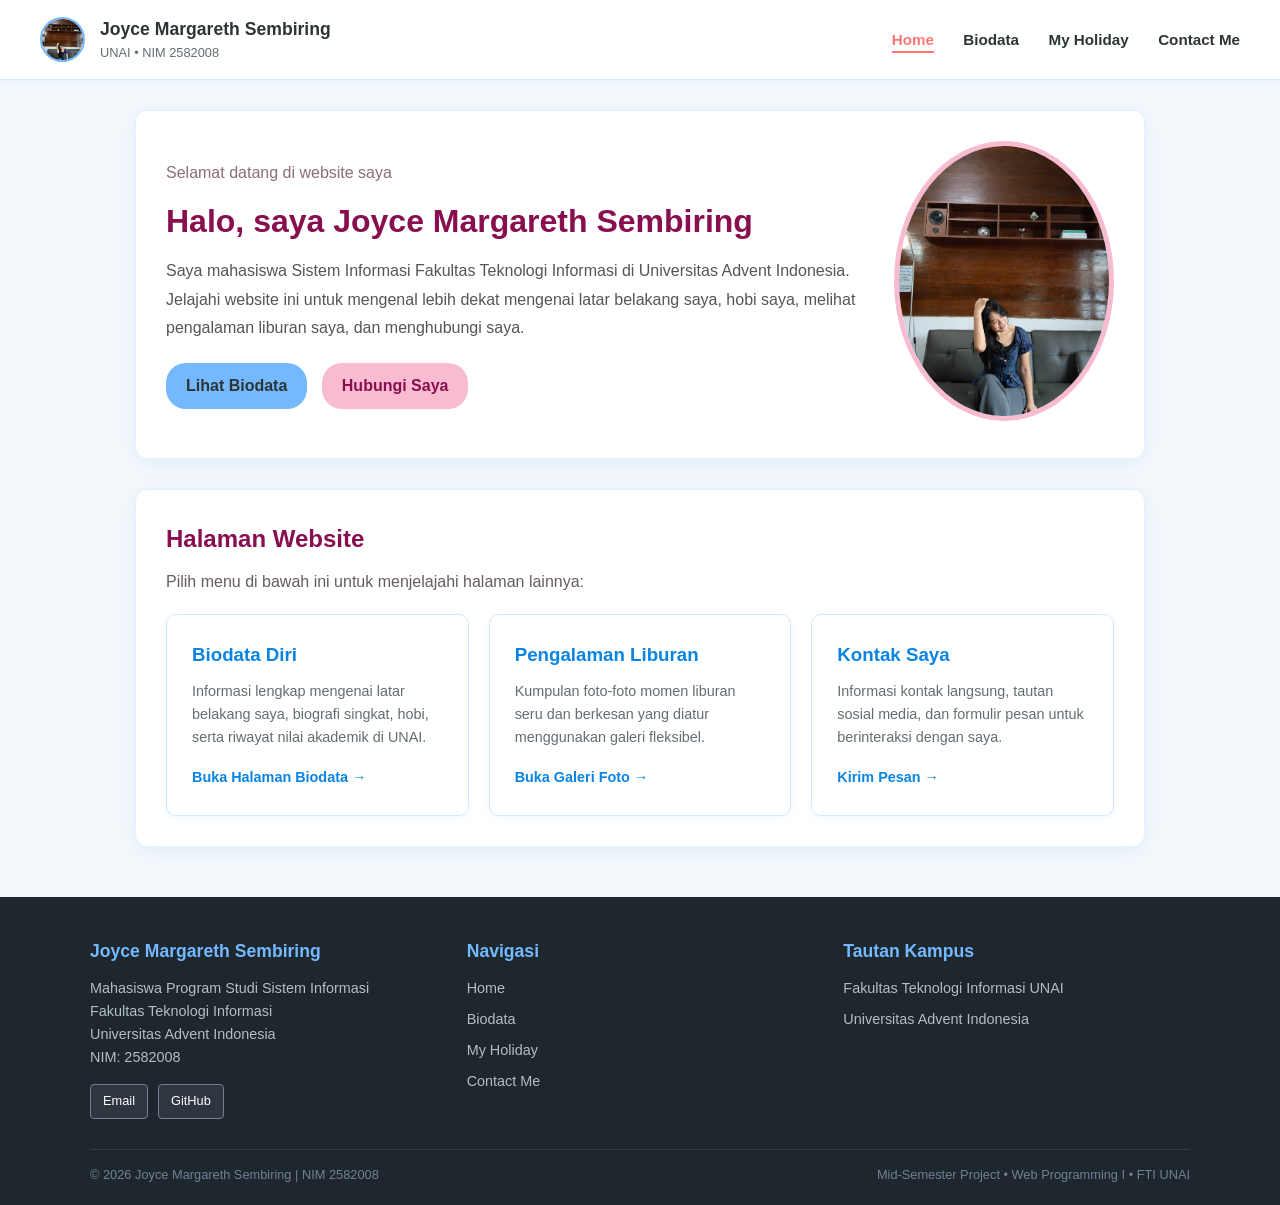
<file: index.html>
<!DOCTYPE html>
<html lang="id">
<head>
    <meta charset="UTF-8">
    <meta name="viewport" content="width=device-width, initial-scale=1.0">
    <title>Home - Joyce Margareth Sembiring</title>
    <link rel="stylesheet" href="style.css">
</head>
<body>

    <header>
        <div class="profile-header">
            <img src="fotoku.jpg.jpeg" alt="Foto Profil">
            <div>
                <h2>Joyce Margareth Sembiring</h2>
                <p>UNAI • NIM 2582008</p>
            </div>
        </div>
        <nav>
            <a href="index.html" class="active">Home</a>
            <a href="biodata.html">Biodata</a>
            <a href="myHoliday.html">My Holiday</a>
            <a href="contact.html">Contact Me</a>
        </nav>
    </header>

    <div class="container">
        <!-- Hero Section dengan teks aslimu -->
        <div class="card hero" style="display: flex; align-items: center; justify-content: space-between; gap: 30px; flex-wrap: wrap;">
            <div class="hero-text" style="flex: 1; min-width: 280px;">
                <p style="color: #8c6d78; font-weight: 500;">Selamat datang di website saya</p>
                <h2 style="font-size: 2rem; color: #880e4f; margin: 10px 0;">Halo, saya Joyce Margareth Sembiring</h2>
                <p style="color: #555; line-height: 1.8;">Saya mahasiswa Sistem Informasi Fakultas Teknologi Informasi di Universitas Advent Indonesia. Jelajahi website ini untuk mengenal lebih dekat mengenai latar belakang saya, hobi saya, melihat pengalaman liburan saya, dan menghubungi saya.</p>
                
                <div style="margin-top: 20px;">
                    <a href="biodata.html" class="btn">Lihat Biodata</a>
                    <a href="contact.html" class="btn" style="background-color: #f8bbd0; color: #880e4f; margin-left: 10px;">Hubungi Saya</a>
                </div>
            </div>
            <div class="hero-image" style="text-align: center;">
                <img src="fotoku.jpg.jpeg" alt="Foto Profil Joyce" style="width: 220px; height: 280px; object-fit: cover; border-radius: 50%; border: 5px solid #f8bbd0;">
            </div>
        </div>

        <!-- Tambahan 3 Kotak Fitur Menu Sesuai Contoh Referensi -->
        <div class="card">
            <h2 style="color: #880e4f; margin-bottom: 10px;">Halaman Website</h2>
            <p style="color: #665c60; font-size: 0.95ln;">Pilih menu di bawah ini untuk menjelajahi halaman lainnya:</p>
            
            <div class="feature-grid">
                <div class="feature-box">
                    <h3>Biodata Diri</h3>
                    <p>Informasi lengkap mengenai latar belakang saya, biografi singkat, hobi, serta riwayat nilai akademik di UNAI.</p>
                    <a href="biodata.html" class="link-btn">Buka Halaman Biodata &rarr;</a>
                </div>
                
                <div class="feature-box">
                    <h3>Pengalaman Liburan</h3>
                    <p>Kumpulan foto-foto momen liburan seru dan berkesan yang diatur menggunakan galeri fleksibel.</p>
                    <a href="myHoliday.html" class="link-btn">Buka Galeri Foto &rarr;</a>
                </div>

                <div class="feature-box">
                    <h3>Kontak Saya</h3>
                    <p>Informasi kontak langsung, tautan sosial media, dan formulir pesan untuk berinteraksi dengan saya.</p>
                    <a href="contact.html" class="link-btn">Kirim Pesan &rarr;</a>
                </div>
            </div>
        </div>
    </div>

    <!-- Footer 3 Kolom Lengkap -->
    <footer>
        <div class="footer-content">
            <div class="footer-col">
                <h3>Joyce Margareth Sembiring</h3>
                <p>Mahasiswa Program Studi Sistem Informasi</p>
                <p>Fakultas Teknologi Informasi</p>
                <p>Universitas Advent Indonesia</p>
                <p>NIM: 2582008</p>
                <div class="social-badge-group">
                    <a href="mailto:2582008@unai.edu" class="social-badge">Email</a>
                    <a href="https://github.com" target="_blank" class="social-badge">GitHub</a>
                </div>
            </div>
            <div class="footer-col">
                <h3>Navigasi</h3>
                <ul>
                    <li><a href="index.html">Home</a></li>
                    <li><a href="biodata.html">Biodata</a></li>
                    <li><a href="myHoliday.html">My Holiday</a></li>
                    <li><a href="contact.html">Contact Me</a></li>
                </ul>
            </div>
            <div class="footer-col">
                <h3>Tautan Kampus</h3>
                <ul>
                    <li><a href="https://fti.unai.edu" target="_blank">Fakultas Teknologi Informasi UNAI</a></li>
                    <li><a href="https://unai.edu" target="_blank">Universitas Advent Indonesia</a></li>
                </ul>
            </div>
        </div>
        <div class="footer-bottom">
            <p>&copy; 2026 Joyce Margareth Sembiring | NIM 2582008</p>
            <p>Mid-Semester Project • Web Programming I • FTI UNAI</p>
        </div>
    </footer>

</body>
</html>
</file>
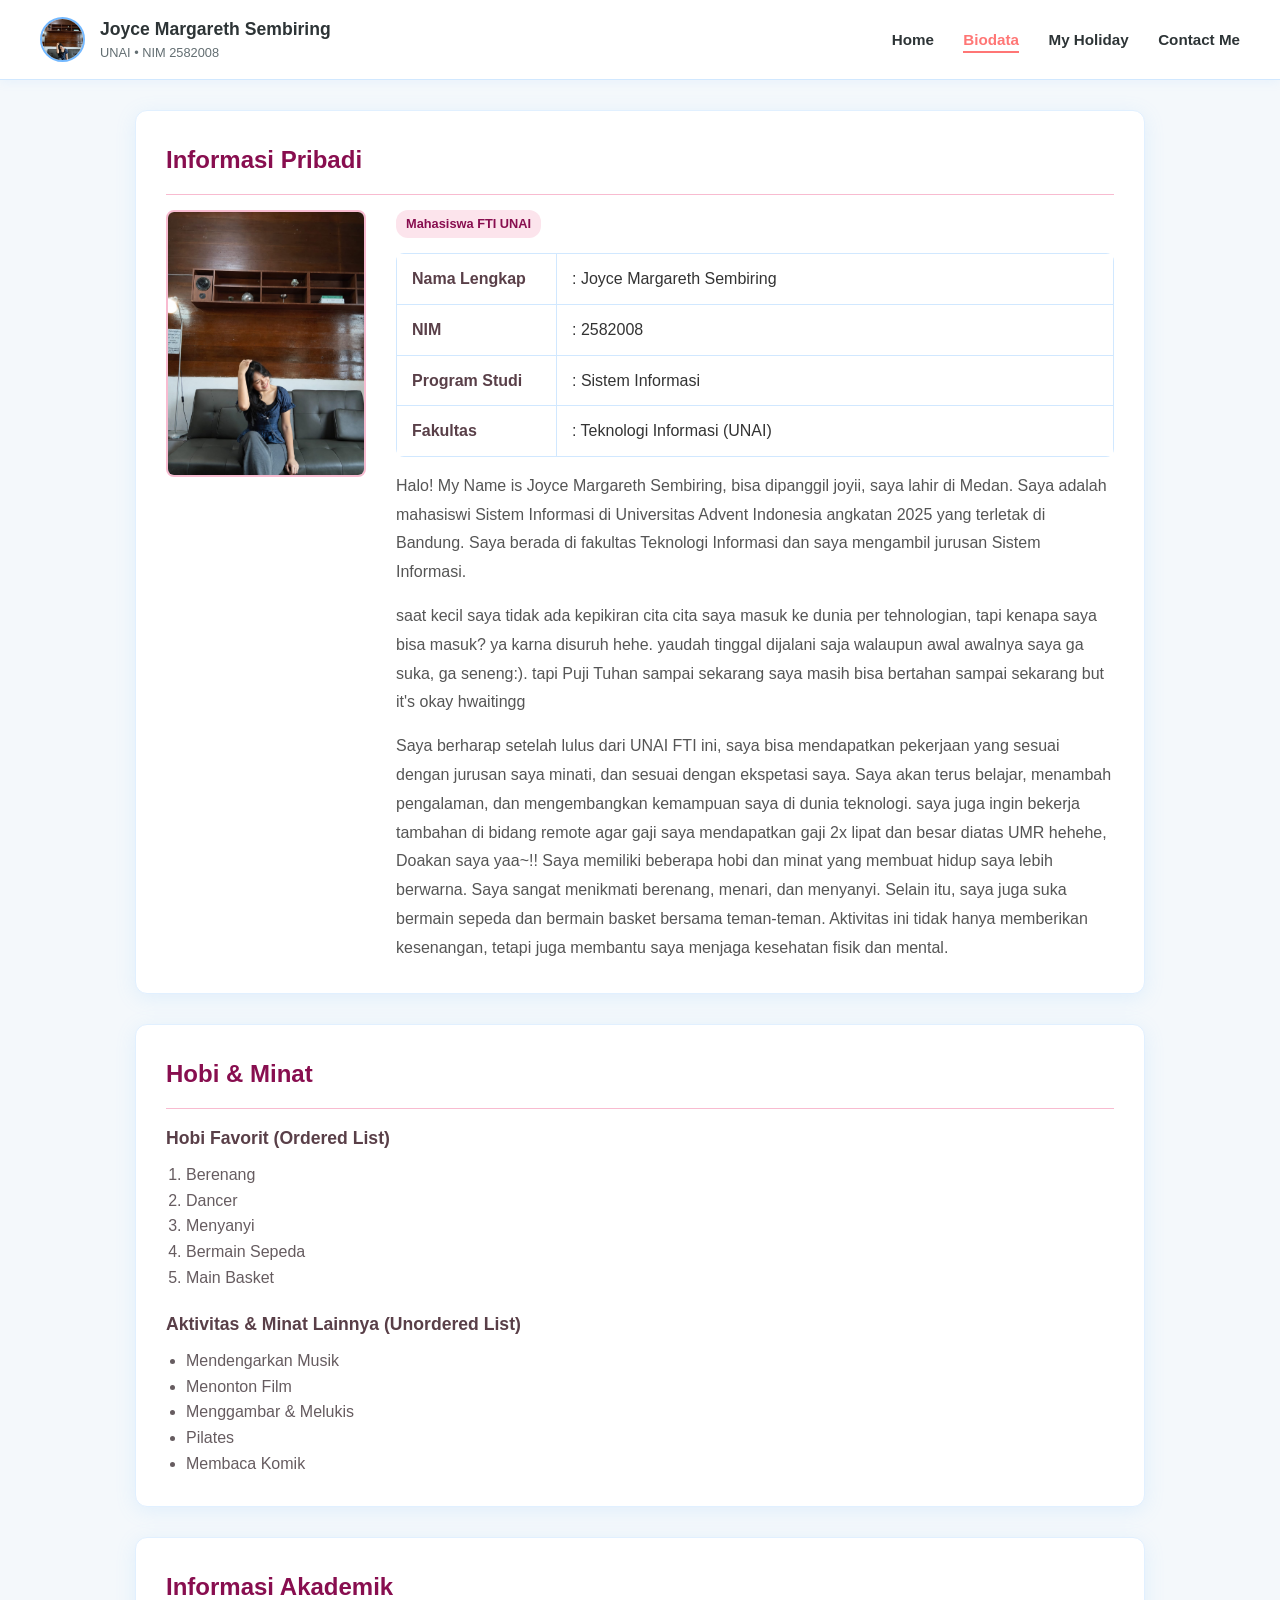
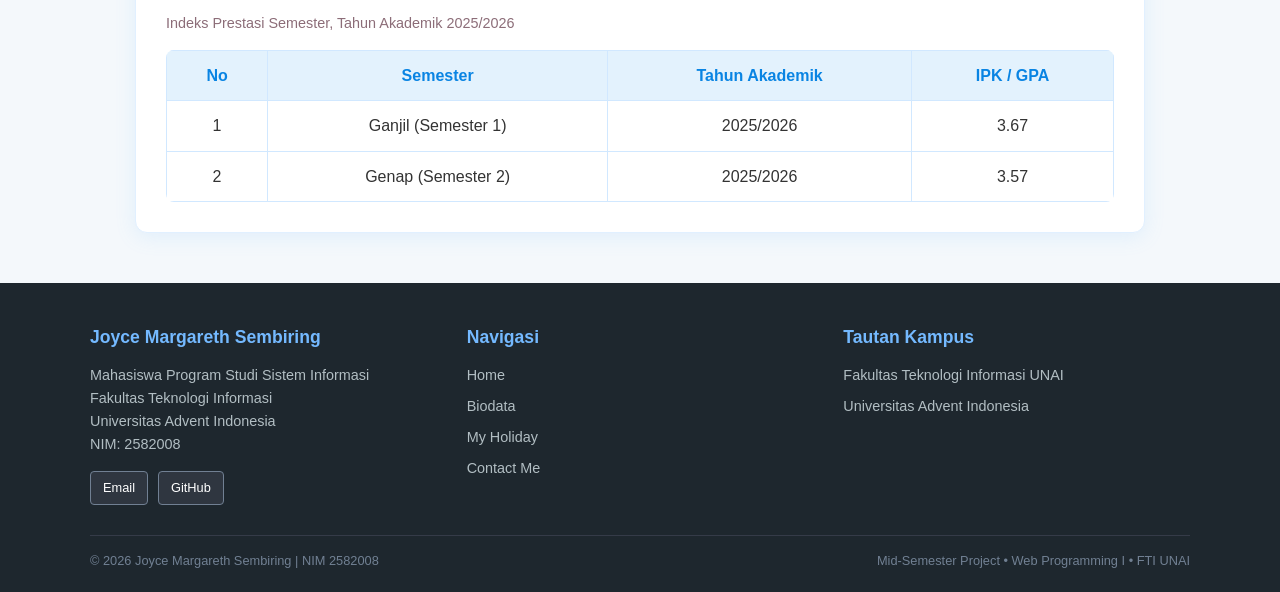
<file: biodata.html>
<!DOCTYPE html>
<html lang="id">
<head>
    <meta charset="UTF-8">
    <meta name="viewport" content="width=device-width, initial-scale=1.0">
    <title>Biodata - Joyce Margareth Sembiring</title>
    <link rel="stylesheet" href="style.css">
    <style>
        .bio-flex { display: flex; gap: 30px; align-items: flex-start; flex-wrap: wrap; }
        .bio-flex img { width: 200px; height: auto; aspect-ratio: 3/4; object-fit: cover; border-radius: 8px; border: 2px solid #f8bbd0; }
        .badge-fti { background-color: #fce4ec; color: #880e4f; padding: 4px 10px; border-radius: 12px; font-size: 0.8rem; font-weight: 600; display: inline-block; margin-bottom: 10px; }
        .bio-table td { text-align: left; }
        .bio-table td:nth-child(odd) { font-weight: 600; width: 160px; color: #593f48; }
    </style>
</head>
<body>

    <header>
        <div class="profile-header">
            <img src="fotoku.jpg.jpeg" alt="Foto Profil">
            <div>
                <h2>Joyce Margareth Sembiring</h2>
                <p>UNAI • NIM 2582008</p>
            </div>
        </div>
        <nav>
            <a href="index.html">Home</a>
            <a href="biodata.html" class="active">Biodata</a>
            <a href="myHoliday.html">My Holiday</a>
            <a href="contact.html">Contact Me</a>
        </nav>
    </header>

    <div class="container">
        <div class="card">
            <h2 style="color: #880e4f; margin-bottom: 10px;">Informasi Pribadi</h2>
            <hr style="margin: 15px 0; border: 0; border-top: 1px solid #f8bbd0;">
            <div class="bio-flex">
                <img src="fotoku.jpg.jpeg" alt="Foto Profil">
                <div style="flex: 1; min-width: 280px;">
                    <span class="badge-fti">Mahasiswa FTI UNAI</span>
                    <table class="bio-table" style="border: none; margin-top: 5px;">
                        <tr>
                            <td>Nama Lengkap</td>
                            <td>: Joyce Margareth Sembiring</td>
                        </tr>
                        <tr>
                            <td>NIM</td>
                            <td>: 2582008</td>
                        </tr>
                        <tr>
                            <td>Program Studi</td>
                            <td>: Sistem Informasi</td>
                        </tr>
                        <tr>
                            <td>Fakultas</td>
                            <td>: Teknologi Informasi (UNAI)</td>
                        </tr>
                    </table>
                    
                    <p style="margin-top: 15px; color: #555; line-height: 1.8;">Halo! My Name is Joyce Margareth Sembiring, bisa dipanggil joyii, saya lahir di Medan. Saya adalah mahasiswi Sistem Informasi di Universitas Advent Indonesia angkatan 2025 yang terletak di Bandung. Saya berada di fakultas Teknologi Informasi dan saya mengambil jurusan Sistem Informasi.</p>
                    
                    <p style="margin-top: 15px; color: #555; line-height: 1.8;">saat kecil saya tidak ada kepikiran cita cita saya masuk ke dunia per tehnologian, tapi kenapa saya bisa masuk? ya karna disuruh hehe. yaudah tinggal dijalani saja walaupun awal awalnya saya ga suka, ga seneng:). tapi Puji Tuhan sampai sekarang saya masih bisa bertahan sampai sekarang but it's okay hwaitingg</p>
                    
                    <p style="margin-top: 15px; color: #555; line-height: 1.8;">Saya berharap setelah lulus dari UNAI FTI ini, saya bisa mendapatkan pekerjaan yang sesuai dengan jurusan saya minati, dan sesuai dengan ekspetasi saya. Saya akan terus belajar, menambah pengalaman, dan mengembangkan kemampuan saya di dunia teknologi. saya juga ingin bekerja tambahan di bidang remote agar gaji saya mendapatkan gaji 2x lipat dan besar diatas UMR hehehe, Doakan saya yaa~!! Saya memiliki beberapa hobi dan minat yang membuat hidup saya lebih berwarna. Saya sangat menikmati berenang, menari, dan menyanyi. Selain itu, saya juga suka bermain sepeda dan bermain basket bersama teman-teman. Aktivitas ini tidak hanya memberikan kesenangan, tetapi juga membantu saya menjaga kesehatan fisik dan mental.</p>
                </div>
            </div>
        </div>

        <div class="card">
            <h2 style="color: #880e4f; margin-bottom: 10px;">Hobi & Minat</h2>
            <hr style="margin: 15px 0; border: 0; border-top: 1px solid #f8bbd0;">
            
            <h3 style="color: #593f48; font-size: 1.1rem; margin-top: 10px;">Hobi Favorit (Ordered List)</h3>
            <ol style="margin-left: 20px; margin-top: 10px; margin-bottom: 20px; color: #665c60;">
                <li>Berenang</li>
                <li>Dancer</li>
                <li>Menyanyi</li>
                <li>Bermain Sepeda</li>
                <li>Main Basket</li>
            </ol>

            <h3 style="color: #593f48; font-size: 1.1rem;">Aktivitas & Minat Lainnya (Unordered List)</h3>
            <ul style="margin-left: 20px; margin-top: 10px; color: #665c60;">
                <li>Mendengarkan Musik</li>
                <li>Menonton Film</li>
                <li>Menggambar & Melukis</li>
                <li>Pilates</li>
                <li>Membaca Komik</li>
            </ul>
        </div>

        <div class="card">
            <h2 style="color: #880e4f; margin-bottom: 5px;">Informasi Akademik</h2>
            <p style="margin-top: 5px; font-size: 0.9rem; color: #8c6d78; margin-bottom: 15px;">Indeks Prestasi Semester, Tahun Akademik 2025/2026</p>
            <table>
                <tr>
                    <th>No</th>
                    <th>Semester</th>
                    <th>Tahun Akademik</th>
                    <th>IPK / GPA</th>
                </tr>
                <tr>
                    <td>1</td>
                    <td>Ganjil (Semester 1)</td>
                    <td>2025/2026</td>
                    <td>3.67</td>
                </tr>
                <tr>
                    <td>2</td>
                    <td>Genap (Semester 2)</td>
                    <td>2025/2026</td>
                    <td>3.57</td>
                </tr>
            </table>
        </div>
    </div>

    <footer>
        <div class="footer-content">
            <div class="footer-col">
                <h3>Joyce Margareth Sembiring</h3>
                <p>Mahasiswa Program Studi Sistem Informasi</p>
                <p>Fakultas Teknologi Informasi</p>
                <p>Universitas Advent Indonesia</p>
                <p>NIM: 2582008</p>
                <div class="social-badge-group">
                    <a href="mailto:2582008@unai.edu" class="social-badge">Email</a>
                    <a href="https://github.com" target="_blank" class="social-badge">GitHub</a>
                </div>
            </div>
            <div class="footer-col">
                <h3>Navigasi</h3>
                <ul>
                    <li><a href="index.html">Home</a></li>
                    <li><a href="biodata.html">Biodata</a></li>
                    <li><a href="myHoliday.html">My Holiday</a></li>
                    <li><a href="contact.html">Contact Me</a></li>
                </ul>
            </div>
            <div class="footer-col">
                <h3>Tautan Kampus</h3>
                <ul>
                    <li><a href="https://fti.unai.edu" target="_blank">Fakultas Teknologi Informasi UNAI</a></li>
                    <li><a href="https://unai.edu" target="_blank">Universitas Advent Indonesia</a></li>
                </ul>
            </div>
        </div>
        <div class="footer-bottom">
            <p>&copy; 2026 Joyce Margareth Sembiring | NIM 2582008</p>
            <p>Mid-Semester Project • Web Programming I • FTI UNAI</p>
        </div>
    </footer>

</body>
</html>
</file>
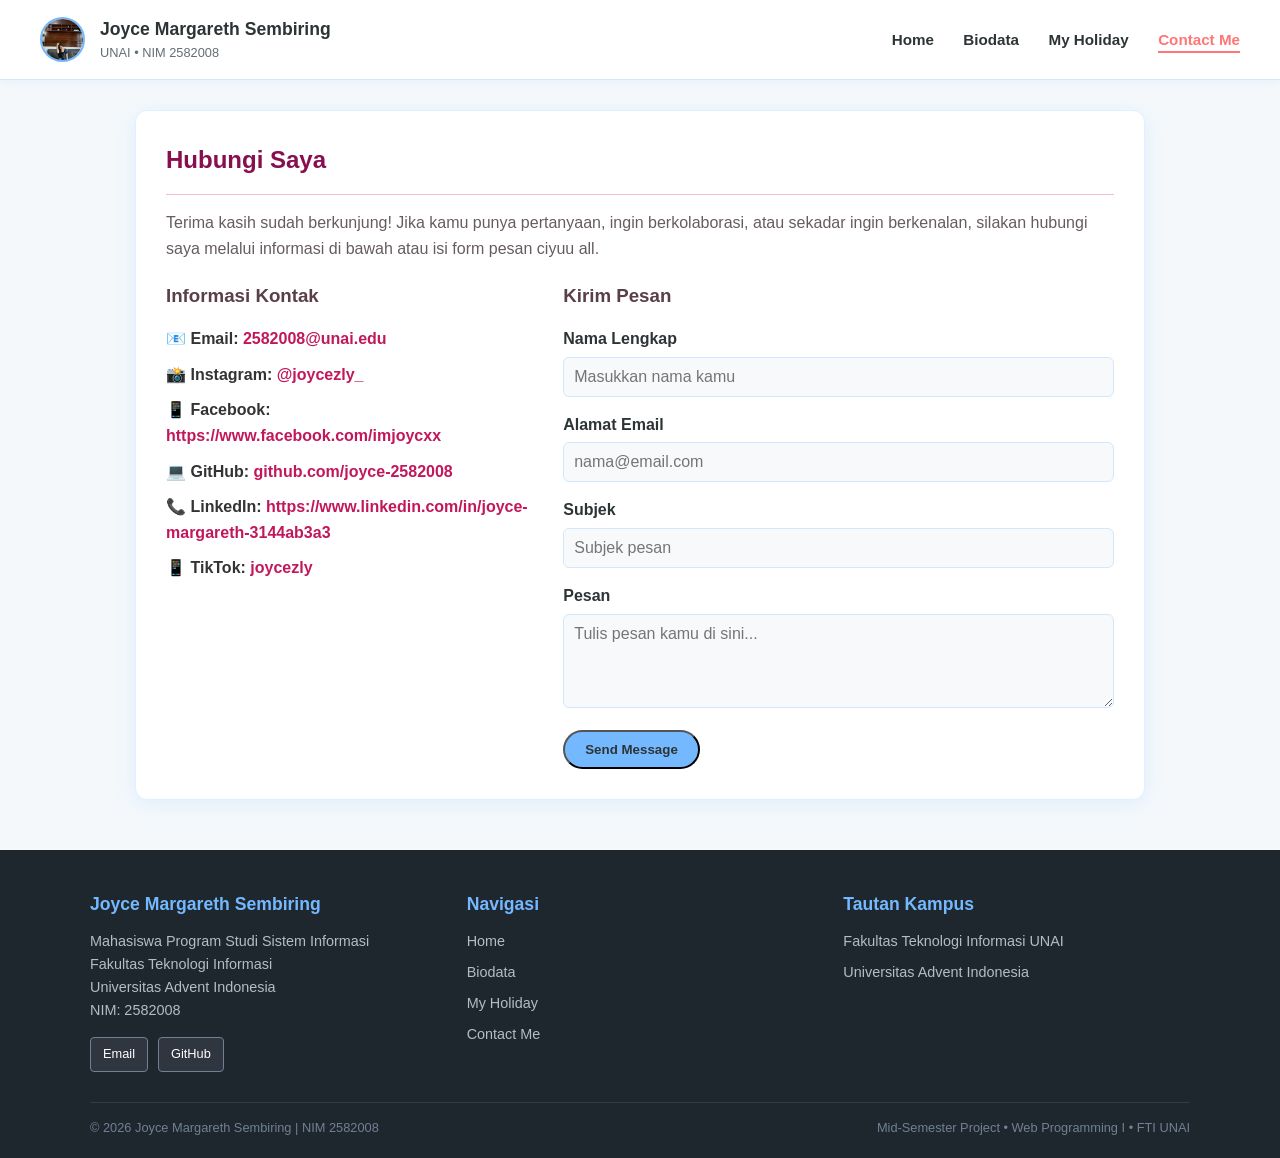
<file: contact.html>
<!DOCTYPE html>
<html lang="id">
<head>
    <meta charset="UTF-8">
    <meta name="viewport" content="width=device-width, initial-scale=1.0">
    <title>Contact Me - Joyce Margareth Sembiring</title>
    <link rel="stylesheet" href="style.css">
    <style>
        .contact-container { display: flex; gap: 30px; flex-wrap: wrap; }
        .contact-info { flex: 1; min-width: 280px; }
        .contact-form-box { flex: 1.5; min-width: 280px; }
        .contact-info ul { list-style: none; margin-top: 15px; }
        .contact-info li { margin-bottom: 10px; }
        .contact-info a { color: #c2185b; text-decoration: none; font-weight: 600; }
        .contact-info a:hover { text-decoration: underline; }
    </style>
</head>
<body>

    <header>
        <div class="profile-header">
            <img src="fotoku.jpg.jpeg" alt="Foto Profil">
            <div>
                <h2>Joyce Margareth Sembiring</h2>
                <p>UNAI • NIM 2582008</p>
            </div>
        </div>
        <nav>
            <a href="index.html">Home</a>
            <a href="biodata.html">Biodata</a>
            <a href="myHoliday.html">My Holiday</a>
            <a href="contact.html" class="active">Contact Me</a>
        </nav>
    </header>

    <div class="container">
        <div class="card">
            <h2 style="color: #880e4f; margin-bottom: 10px;">Hubungi Saya</h2>
            <hr style="margin: 15px 0; border: 0; border-top: 1px solid #f8bbd0;">
            <p style="margin-bottom: 20px; color: #665c60;">Terima kasih sudah berkunjung! Jika kamu punya pertanyaan, ingin berkolaborasi, atau sekadar ingin berkenalan, silakan hubungi saya melalui informasi di bawah atau isi form pesan ciyuu all.</p>
            
            <div class="contact-container">
                <div class="contact-info">
                    <h3 style="color: #593f48; margin-bottom: 15px;">Informasi Kontak</h3>
                    <ul>
                        <li>📧 <strong>Email:</strong> <a href="mailto:2582008@unai.edu">2582008@unai.edu</a></li>
                        <li>📸 <strong>Instagram:</strong> <a href="https://instagram.com/joycezly_" target="_blank">@joycezly_</a></li>
                        <li>📱 <strong>Facebook:</strong> <a href="https://facebook.com" target="_blank">https://www.facebook.com/imjoycxx</a></li>
                        <li>💻 <strong>GitHub:</strong> <a href="https://github.com/joyce-2582008" target="_blank">github.com/joyce-2582008</a></li>
                        <li>📞 <strong>LinkedIn:</strong> <a href="https://linkedin.com" target="_blank">https://www.linkedin.com/in/joyce-margareth-3144ab3a3</a></li>
                        <li>📱 <strong>TikTok:</strong> <a href="https://tiktok.com/@joycezly" target="_blank">joycezly</a></li>
                    </ul>
                </div>

                <div class="contact-form-box">
                    <h3 style="color: #593f48; margin-bottom: 15px;">Kirim Pesan</h3>
                    <form action="#" method="POST" style="margin-top: 15px;">
                        <div class="form-group">
                            <label>Nama Lengkap</label>
                            <input type="text" placeholder="Masukkan nama kamu" required>
                        </div>
                        <div class="form-group">
                            <label>Alamat Email</label>
                            <input type="email" placeholder="nama@email.com" required>
                        </div>
                        <div class="form-group">
                            <label>Subjek</label>
                            <input type="text" placeholder="Subjek pesan" required>
                        </div>
                        <div class="form-group">
                            <label>Pesan</label>
                            <textarea rows="4" placeholder="Tulis pesan kamu di sini..." required></textarea>
                        </div>
                        <button type="submit" class="btn">Send Message</button>
                    </form>
                </div>
            </div>
        </div>
    </div>

    <footer>
        <div class="footer-content">
            <div class="footer-col">
                <h3>Joyce Margareth Sembiring</h3>
                <p>Mahasiswa Program Studi Sistem Informasi</p>
                <p>Fakultas Teknologi Informasi</p>
                <p>Universitas Advent Indonesia</p>
                <p>NIM: 2582008</p>
                <div class="social-badge-group">
                    <a href="mailto:2582008@unai.edu" class="social-badge">Email</a>
                    <a href="https://github.com/joyce-2582008" target="_blank" class="social-badge">GitHub</a>
                </div>
            </div>
            <div class="footer-col">
                <h3>Navigasi</h3>
                <ul>
                    <li><a href="index.html">Home</a></li>
                    <li><a href="biodata.html">Biodata</a></li>
                    <li><a href="myHoliday.html">My Holiday</a></li>
                    <li><a href="contact.html">Contact Me</a></li>
                </ul>
            </div>
            <div class="footer-col">
                <h3>Tautan Kampus</h3>
                <ul>
                    <li><a href="https://fti.unai.edu" target="_blank">Fakultas Teknologi Informasi UNAI</a></li>
                    <li><a href="https://unai.edu" target="_blank">Universitas Advent Indonesia</a></li>
                </ul>
            </div>
        </div>
        <div class="footer-bottom">
            <p>&copy; 2026 Joyce Margareth Sembiring | NIM 2582008</p>
            <p>Mid-Semester Project • Web Programming I • FTI UNAI</p>
        </div>
    </footer>

</body>
</html>
</file>
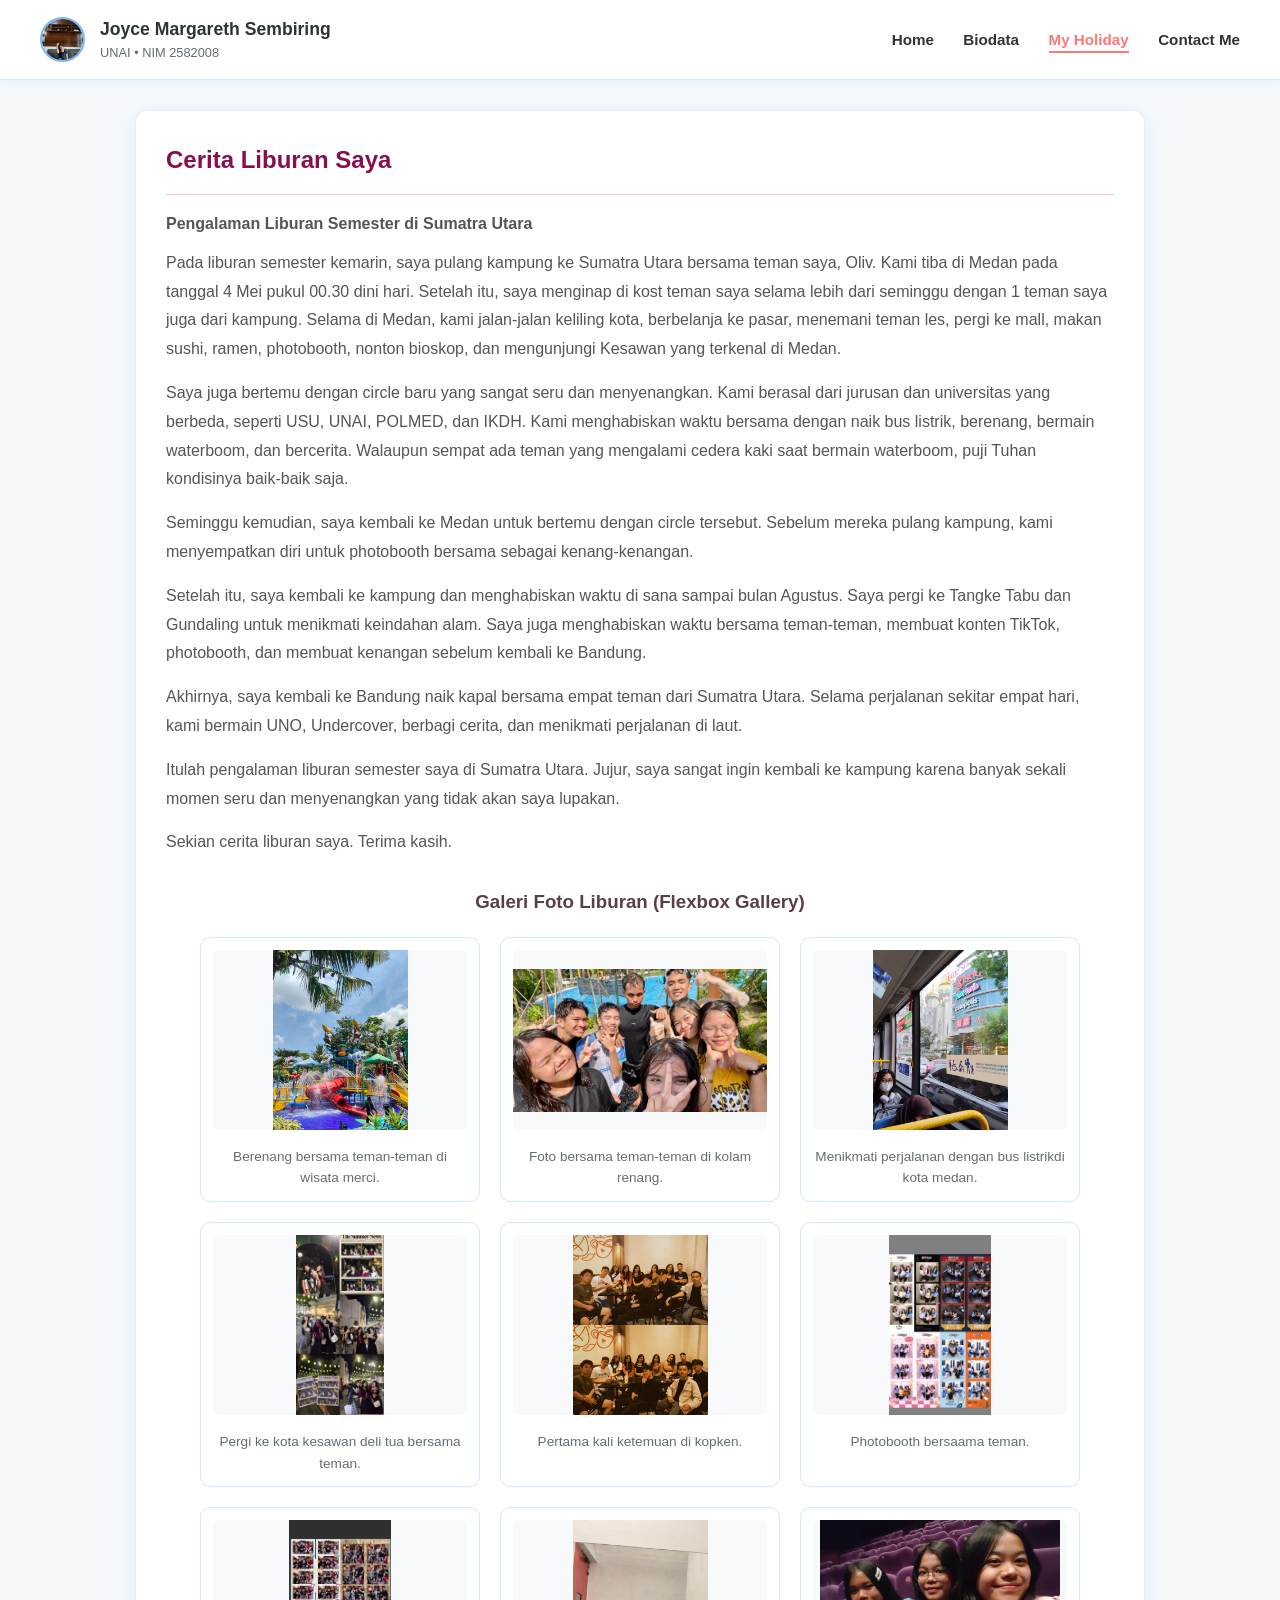
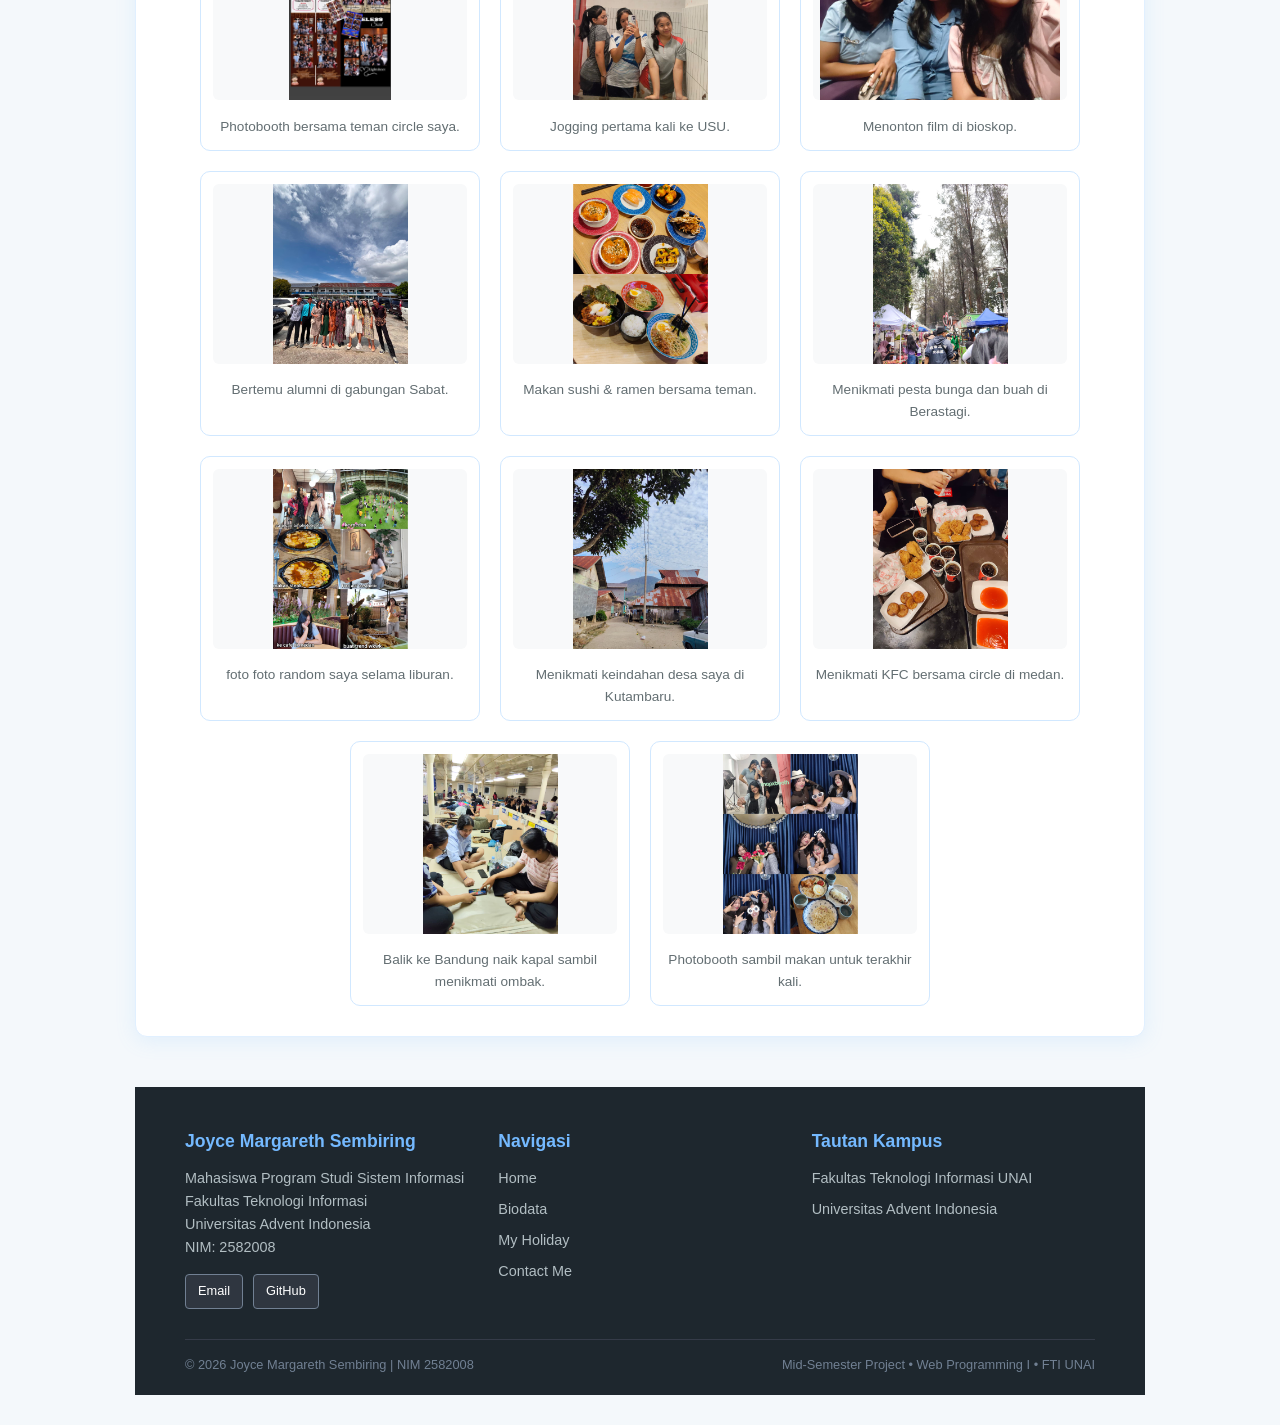
<file: myHoliday.html>
<!DOCTYPE html>
<html lang="id">
<head>
    <meta charset="UTF-8">
    <meta name="viewport" content="width=device-width, initial-scale=1.0">
    <title>My Holiday - Joyce Margareth Sembiring</title>
    <link rel="stylesheet" href="style.css">
</head>
<body>

    <header>
        <div class="profile-header">
            <img src="fotoku.jpg.jpeg" alt="Foto Profil">
            <div>
                <h2>Joyce Margareth Sembiring</h2>
                <p>UNAI • NIM 2582008</p>
            </div>
        </div>
        <nav>
            <a href="index.html">Home</a>
            <a href="biodata.html">Biodata</a>
            <a href="myHoliday.html" class="active">My Holiday</a>
            <a href="contact.html">Contact Me</a>
        </nav>
    </header>

    <div class="container">
        <div class="card">
            <h2 style="color: #880e4f; margin-bottom: 10px;">Cerita Liburan Saya</h2>
            <hr style="margin: 15px 0; border: 0; border-top: 1px solid #f8bbd0;">
            
            <div style="color: #555; line-height: 1.8;">
                <p><strong>Pengalaman Liburan Semester di Sumatra Utara</strong></p>
                <p style="margin-top: 10px;">Pada liburan semester kemarin, saya pulang kampung ke Sumatra Utara bersama teman saya, Oliv. Kami tiba di Medan pada tanggal 4 Mei pukul 00.30 dini hari. Setelah itu, saya menginap di kost teman saya selama lebih dari seminggu dengan 1 teman saya juga dari kampung. Selama di Medan, kami jalan-jalan keliling kota, berbelanja ke pasar, menemani teman les, pergi ke mall, makan sushi, ramen, photobooth, nonton bioskop, dan mengunjungi Kesawan yang terkenal di Medan.</p>

                <p style="margin-top: 15px;">Saya juga bertemu dengan circle baru yang sangat seru dan menyenangkan. Kami berasal dari jurusan dan universitas yang berbeda, seperti USU, UNAI, POLMED, dan IKDH. Kami menghabiskan waktu bersama dengan naik bus listrik, berenang, bermain waterboom, dan bercerita. Walaupun sempat ada teman yang mengalami cedera kaki saat bermain waterboom, puji Tuhan kondisinya baik-baik saja.</p>

                <p style="margin-top: 15px;">Seminggu kemudian, saya kembali ke Medan untuk bertemu dengan circle tersebut. Sebelum mereka pulang kampung, kami menyempatkan diri untuk photobooth bersama sebagai kenang-kenangan.</p>

                <p style="margin-top: 15px;">Setelah itu, saya kembali ke kampung dan menghabiskan waktu di sana sampai bulan Agustus. Saya pergi ke Tangke Tabu dan Gundaling untuk menikmati keindahan alam. Saya juga menghabiskan waktu bersama teman-teman, membuat konten TikTok, photobooth, dan membuat kenangan sebelum kembali ke Bandung.</p>

                <p style="margin-top: 15px;">Akhirnya, saya kembali ke Bandung naik kapal bersama empat teman dari Sumatra Utara. Selama perjalanan sekitar empat hari, kami bermain UNO, Undercover, berbagi cerita, dan menikmati perjalanan di laut.</p>

                <p style="margin-top: 15px;">Itulah pengalaman liburan semester saya di Sumatra Utara. Jujur, saya sangat ingin kembali ke kampung karena banyak sekali momen seru dan menyenangkan yang tidak akan saya lupakan.</p>

                <p style="margin-top: 15px;">Sekian cerita liburan saya. Terima kasih.</p>
            </div>
            
            <h3 style="margin-top: 30px; margin-bottom: 15px; text-align: center; color: #593f48;">Galeri Foto Liburan (Flexbox Gallery)</h3>
            
            <div class="gallery">
                <div class="gallery-item">
                    <img src="waterpark.jpeg" alt="Liburan 1">
                    <p>Berenang bersama teman-teman di wisata merci.</p>
                </div>
                <div class="gallery-item">
                    <img src="mycircle.jpeg" alt="Liburan 2">
                    <p>Foto bersama teman-teman di kolam renang.</p>
                </div>
                <div class="gallery-item">
                    <img src="buslistrik.jpeg" alt="Liburan 3">
                    <p>Menikmati perjalanan dengan bus listrikdi kota medan.</p>
                </div>
                <div class="gallery-item">
                    <img src="kesawan.jpeg" alt="Liburan 4">
                    <p>Pergi ke kota kesawan deli tua bersama teman.</p>
                </div>
                <div class="gallery-item">
                    <img src="mycircle1.jpeg" alt="Liburan 5">
                    <p>Pertama kali ketemuan di kopken.</p>
                </div>
                <div class="gallery-item">
                    <img src="photobooth2.jpeg" alt="Liburan 6">
                    <p>Photobooth bersaama teman.</p>
                </div>
                <div class="gallery-item">
                    <img src="photobooth4.jpeg" alt="Liburan 7">
                    <p>Photobooth bersama teman circle saya.</p>
                </div>
                <div class="gallery-item">
                    <img src="jogging.jpeg" alt="Liburan 8">
                    <p>Jogging pertama kali ke USU.</p>
            </div>
            <div class="gallery-item">
                    <img src="bioskop.jpeg" alt="Liburan 9">
                    <p>Menonton film di bioskop.</p>
            </div>
            <div class="gallery-item">
                    <img src="alumni.jpeg" alt="Liburan 10">
                    <p>Bertemu alumni di gabungan Sabat.</p>
            </div>
            <div class="gallery-item">
                    <img src="food.jpeg" alt="Liburan 11">
                    <p>Makan sushi & ramen bersama teman.</p>
            </div>
            <div class="gallery-item">
                    <img src="pestabunga.jpeg" alt="Liburan 12">
                    <p>Menikmati pesta bunga dan buah di Berastagi.</p>
            </div>
            <div class="gallery-item">
                    <img src="./ramdom.jpeg" alt="Liburan 13">
                    <p>foto foto random saya selama liburan.</p>
            </div>
            <div class="gallery-item">
                    <img src="village.jpeg" alt="Liburan 14">
                    <p>Menikmati keindahan desa saya di Kutambaru.</p>
            </div>
            <div class="gallery-item">
                    <img src="yummy.jpeg" alt="Liburan 15">
                    <p>Menikmati KFC bersama circle di medan.</p>
            </div>
            <div class="gallery-item">
                    <img src="kapal.jpeg" alt="Liburan 16">
                    <p>Balik ke Bandung naik kapal sambil menikmati ombak.</p>
            </div>
            <div class="gallery-item">
                    <img src="photobooth1.jpeg" alt="Liburan 17">
                    <p>Photobooth sambil makan untuk terakhir kali.</p>
            </div>
        </div>
    </div>

    <footer>
        <div class="footer-content">
            <div class="footer-col">
                <h3>Joyce Margareth Sembiring</h3>
                <p>Mahasiswa Program Studi Sistem Informasi</p>
                <p>Fakultas Teknologi Informasi</p>
                <p>Universitas Advent Indonesia</p>
                <p>NIM: 2582008</p>
                <div class="social-badge-group">
                    <a href="mailto:2582008@unai.edu" class="social-badge">Email</a>
                    <a href="https://github.com" target="_blank" class="social-badge">GitHub</a>
                </div>
            </div>
            <div class="footer-col">
                <h3>Navigasi</h3>
                <ul>
                    <li><a href="index.html">Home</a></li>
                    <li><a href="biodata.html">Biodata</a></li>
                    <li><a href="myHoliday.html">My Holiday</a></li>
                    <li><a href="contact.html">Contact Me</a></li>
                </ul>
            </div>
            <div class="footer-col">
                <h3>Tautan Kampus</h3>
                <ul>
                    <li><a href="https://fti.unai.edu" target="_blank">Fakultas Teknologi Informasi UNAI</a></li>
                    <li><a href="https://unai.edu" target="_blank">Universitas Advent Indonesia</a></li>
                </ul>
            </div>
        </div>
        <div class="footer-bottom">
            <p>&copy; 2026 Joyce Margareth Sembiring | NIM 2582008</p>
            <p>Mid-Semester Project • Web Programming I • FTI UNAI</p>
        </div>
    </footer>

</body>
</html>
</file>
<file: style.css>
/* Styling Umum */
* {
    margin: 0;
    padding: 0;
    box-sizing: border-box;
    font-family: 'Segoe UI', Tahoma, Geneva, Verdana, sans-serif;
}

body {
    background-color: #f4f8fb;
    color: #333333;
    line-height: 1.6;
}

/* Header & Navigasi */
header {
    background-color: #ffffff;
    padding: 15px 40px;
    display: flex;
    justify-content: space-between;
    align-items: center;
    flex-wrap: wrap;
    border-bottom: 1px solid #d1e8ff;
    box-shadow: 0 2px 10px rgba(116, 185, 255, 0.1);
}

.profile-header {
    display: flex;
    align-items: center;
    gap: 15px;
}

.profile-header img {
    width: 45px;
    height: 45px;
    border-radius: 50%;
    object-fit: cover; /* Mengisi lingkaran secara penuh dan pas */
    object-position: center; /* Memastikan posisi foto fokus ke tengah */
    border: 2px solid #74b9ff;
}

.profile-header h2 {
    font-size: 1.1rem;
    color: #2d3436;
}

.profile-header p {
    font-size: 0.8rem;
    color: #636e72;
}

nav a {
    color: #2d3436;
    text-decoration: none;
    margin-left: 25px;
    font-weight: 600;
    font-size: 0.95rem;
    transition: color 0.3s;
}

nav a:hover, nav a.active {
    color: #ff7675;
    border-bottom: 2px solid #ff7675;
    padding-bottom: 3px;
}

/* Kontainer Konten Utama */
.container {
    max-width: 1050px;
    margin: 30px auto;
    padding: 0 20px;
    min-height: 70vh;
}

.card {
    background: white;
    padding: 30px;
    border-radius: 12px;
    box-shadow: 0 4px 20px rgba(116, 185, 255, 0.15);
    margin-bottom: 30px;
    border: 1px solid #e1f0ff;
}

/* Hero Section (Home) */
.hero {
    display: flex;
    align-items: center;
    justify-content: space-between;
    gap: 30px;
    flex-wrap: wrap;
    background: #ffffff;
}

.hero-text {
    flex: 1;
    min-width: 280px;
}

.hero-text h2 {
    font-size: 2rem;
    color: #0984e3;
    margin: 10px 0;
}

.hero-image img {
    width: 220px;
    height: 280px;
    object-fit: contain; /* Agar foto profil tidak terpotong */
    background-color: #fce4ec;
    border-radius: 50%;
    border: 5px solid #ffb6c1;
}

/* 3 Kotak Fitur di Home */
.feature-grid {
    display: flex;
    gap: 20px;
    flex-wrap: wrap;
    margin-top: 20px;
}

.feature-box {
    flex: 1;
    min-width: 280px;
    background: #fff;
    border: 1px solid #d1e8ff;
    border-radius: 10px;
    padding: 25px;
    box-shadow: 0 2px 8px rgba(116, 185, 255, 0.1);
    transition: transform 0.3s ease;
}

.feature-box:hover {
    transform: translateY(-5px);
    box-shadow: 0 6px 15px rgba(116, 185, 255, 0.25);
    border-color: #ffb6c1;
}

.feature-box h3 {
    color: #0984e3;
    margin-bottom: 10px;
}

.feature-box p {
    font-size: 0.9rem;
    color: #636e72;
    margin-bottom: 15px;
}

.link-btn {
    color: #0984e3;
    text-decoration: none;
    font-weight: 600;
    font-size: 0.9rem;
}

.link-btn:hover {
    color: #ff7675;
    text-decoration: underline;
}

/* Tombol */
.btn {
    display: inline-block;
    background-color: #74b9ff;
    color: #2d3436;
    padding: 10px 20px;
    border-radius: 20px;
    text-decoration: none;
    font-weight: 600;
    transition: all 0.3s ease;
}

.btn:hover {
    background-color: #ff7675;
    color: white;
    transform: translateY(-2px);
}

/* Tabel Akademik */
table {
    width: 100%;
    border-collapse: collapse;
    margin-top: 15px;
    border-radius: 8px;
    overflow: hidden;
}

th, td {
    padding: 12px 15px;
    border: 1px solid #d1e8ff;
    text-align: center;
}

th {
    background-color: #e3f2fd;
    color: #0984e3;
}

/* Galeri Foto (Flexbox untuk My Holiday) */
.gallery {
    display: flex;
    flex-wrap: wrap;
    gap: 20px;
    justify-content: center;
    margin-top: 20px;
}

.gallery-item {
    background: #fff;
    border: 1px solid #d1e8ff;
    border-radius: 10px;
    width: 280px;
    padding: 12px;
    text-align: center;
    transition: transform 0.3s;
}

.gallery-item:hover {
    transform: translateY(-5px);
    border-color: #ffb6c1;
}

.gallery-item img {
    width: 100%;
    height: 180px;
    object-fit: contain; /* Agar 18 foto liburan tampil utuh tidak terpotong */
    background-color: #f8f9fa;
    border-radius: 6px;
}

.gallery-item p {
    margin-top: 8px;
    font-size: 0.85rem;
    color: #636e72;
}

/* Form Kontak */
.form-group {
    margin-bottom: 15px;
}

.form-group label {
    display: block;
    font-weight: 600;
    margin-bottom: 5px;
    color: #2d3436;
}

.form-group input, .form-group textarea {
    width: 100%;
    padding: 10px;
    border: 1px solid #d1e8ff;
    border-radius: 6px;
    font-size: 1rem;
    background-color: #f8f9fa;
    transition: border-color 0.3s;
}

.form-group input:focus, .form-group textarea:focus {
    outline: none;
    border-color: #74b9ff;
    background-color: #fff;
}

/* Footer 3 Kolom */
footer {
    background-color: #1e272e;
    color: #d2d6dc;
    padding: 40px 50px 20px 50px;
    margin-top: 50px;
}

.footer-content {
    max-width: 1100px;
    margin: 0 auto;
    display: flex;
    justify-content: space-between;
    flex-wrap: wrap;
    gap: 30px;
}

.footer-col {
    flex: 1;
    min-width: 250px;
}

.footer-col h3 {
    font-size: 1.1rem;
    margin-bottom: 12px;
    color: #74b9ff;
}

.footer-col p, .footer-col ul {
    font-size: 0.9rem;
    color: #b2bec3;
    list-style: none;
}

.footer-col ul li {
    margin-bottom: 8px;
}

.footer-col ul li a {
    color: #b2bec3;
    text-decoration: none;
}

.footer-col ul li a:hover {
    color: #ff7675;
    text-decoration: underline;
}

.social-badge-group {
    display: flex;
    gap: 10px;
    margin-top: 15px;
}

.social-badge {
    background-color: #2f3640;
    color: #fff;
    padding: 6px 12px;
    border-radius: 4px;
    font-size: 0.8rem;
    text-decoration: none;
    border: 1px solid #718093;
}

.social-badge:hover {
    background-color: #ff7675;
}

.footer-bottom {
    max-width: 1100px;
    margin: 30px auto 0 auto;
    padding-top: 15px;
    border-top: 1px solid #353b48;
    display: flex;
    justify-content: space-between;
    font-size: 0.8rem;
    color: #718093;
    flex-wrap: wrap;
}
</file>
